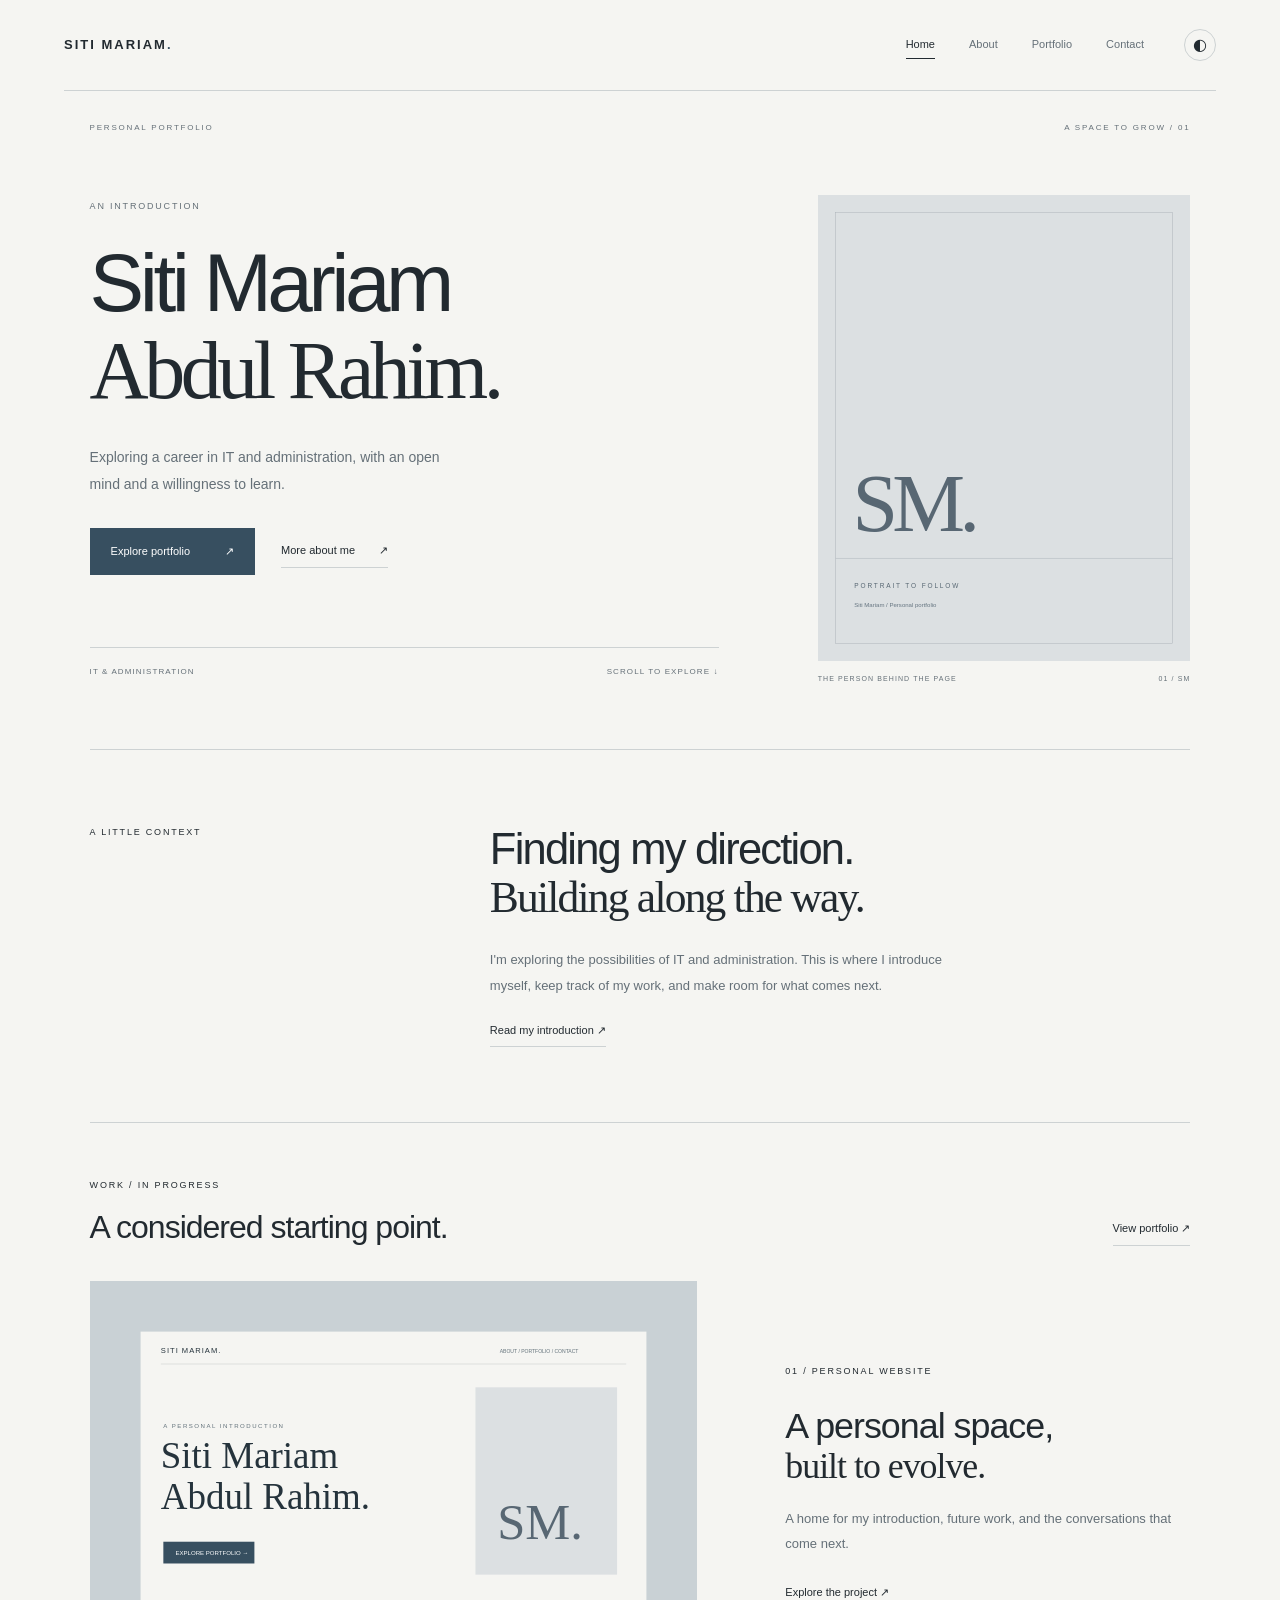
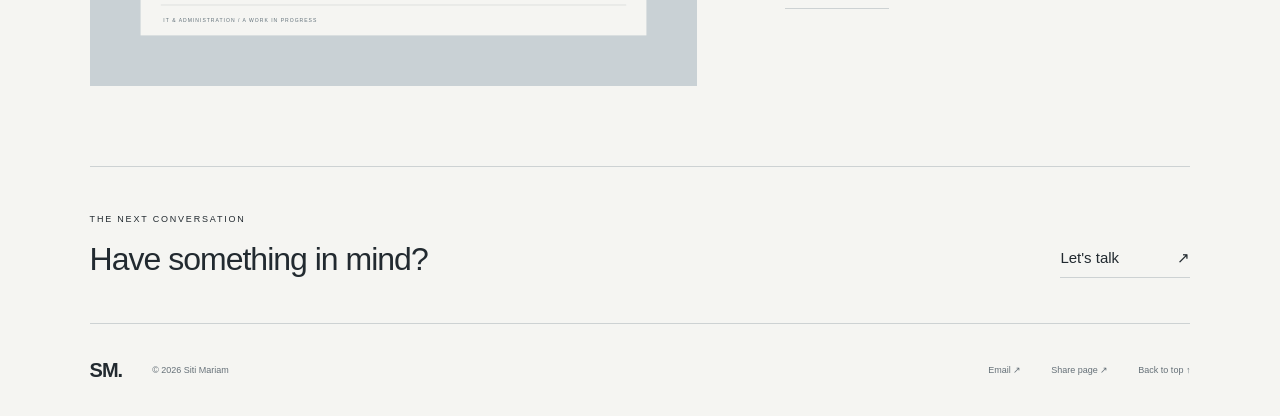
<file: mariam-website/index.html>
<!doctype html>
<html lang="en">
<head>
  <meta charset="utf-8">
  <meta name="viewport" content="width=device-width, initial-scale=1">
  <meta name="description" content="Siti Mariam Abdul Rahim. A personal introduction, portfolio, and a place to connect.">
  <meta name="theme-color" content="#f5f5f2">
  <title>Personal portfolio — Siti Mariam</title>
  <link rel="icon" type="image/svg+xml" href="assets/favicon.svg">
  <link rel="stylesheet" href="style.css">
  <script src="content.js" defer></script>
  <script src="app.js" defer></script>
</head>
<body>
  <a class="skip-link" href="#main">Skip to content</a>
  <div class="reading-progress" aria-hidden="true"></div>
  <header class="site-header">
    <a class="wordmark" href="index.html">SITI MARIAM<span>.</span></a>
    <nav id="navigation" aria-label="Main navigation">
          <a href="index.html" aria-current="page">Home</a>
          <a href="about.html">About</a>
          <a href="portfolio.html">Portfolio</a>
          <a href="contact.html">Contact</a>
    </nav>
    <div class="header-tools">
      <button class="icon-button" id="theme" aria-label="Switch colour theme" title="Switch colour theme">◐</button>
      <button class="icon-button menu-button" id="menu" aria-expanded="false" aria-controls="navigation" aria-label="Open navigation">☰</button>
    </div>
  </header>
  <main id="main">
    <!-- HOME: edit headings here; personal details are in content.js. -->
    <section class="home-hero wrap">
      <div class="hero-topline"><p class="eyebrow">PERSONAL PORTFOLIO</p><p class="eyebrow">A SPACE TO GROW / 01</p></div>
      <div class="hero-layout">
        <div class="hero-copy">
          <p class="eyebrow muted">AN INTRODUCTION</p>
          <h1>Siti Mariam<br><span class="serif">Abdul Rahim.</span></h1>
          <p class="hero-description" data-introduction></p>
          <div class="actions">
            <a class="button" href="portfolio.html">Explore portfolio <span>↗</span></a>
            <a class="text-link" href="about.html">More about me <span>↗</span></a>
          </div>
          <div class="hero-index"><span data-direction></span><span>SCROLL TO EXPLORE ↓</span></div>
        </div>
        <figure class="portrait-figure">
          <img data-portrait src="assets/portrait-placeholder.svg" alt="Portrait space for Siti Mariam" width="800" height="1000">
          <figcaption><span>THE PERSON BEHIND THE PAGE</span><span>01 / SM</span></figcaption>
        </figure>
      </div>
    </section>
    <section class="statement wrap reveal">
      <p class="eyebrow">A LITTLE CONTEXT</p>
      <div><h2>Finding my direction.<br><span class="serif">Building along the way.</span></h2><p class="body-copy">I'm exploring the possibilities of IT and administration. This is where I introduce myself, keep track of my work, and make room for what comes next.</p><a class="text-link" href="about.html">Read my introduction ↗</a></div>
    </section>
    <section class="selected-work wrap reveal">
      <div class="section-heading"><div><p class="eyebrow">WORK / IN PROGRESS</p><h2>A considered starting point.</h2></div><a class="text-link" href="portfolio.html">View portfolio ↗</a></div>
      <a class="featured-project" href="portfolio.html">
        <div class="project-image"><img src="assets/project-website.svg" alt="Preview of Mariam's personal website" width="1200" height="800" loading="lazy"></div>
        <div class="featured-copy"><span class="eyebrow">01 / PERSONAL WEBSITE</span><h3>A personal space,<br><span class="serif">built to evolve.</span></h3><p class="body-copy">A home for my introduction, future work, and the conversations that come next.</p><span class="text-link">Explore the project ↗</span></div>
      </a>
    </section>
  </main>
  <section class="contact-strip wrap">
    <div><p class="eyebrow">THE NEXT CONVERSATION</p><h2>Have something in mind?</h2></div>
    <a class="text-link" href="contact.html">Let's talk <span>↗</span></a>
  </section>
  <footer class="site-footer wrap">
    <a class="wordmark" href="index.html">SM.</a>
    <p>© <span id="year">2026</span> <span data-short-name>Siti Mariam</span></p>
    <a data-email href="mailto:mariamrhim4@gmail.com">Email ↗</a>
    <button id="share" class="plain-button">Share page ↗</button>
    <a href="#main">Back to top ↑</a>
  </footer>
  <div id="toast" class="toast" role="status"></div>
</body>
</html>
</file>
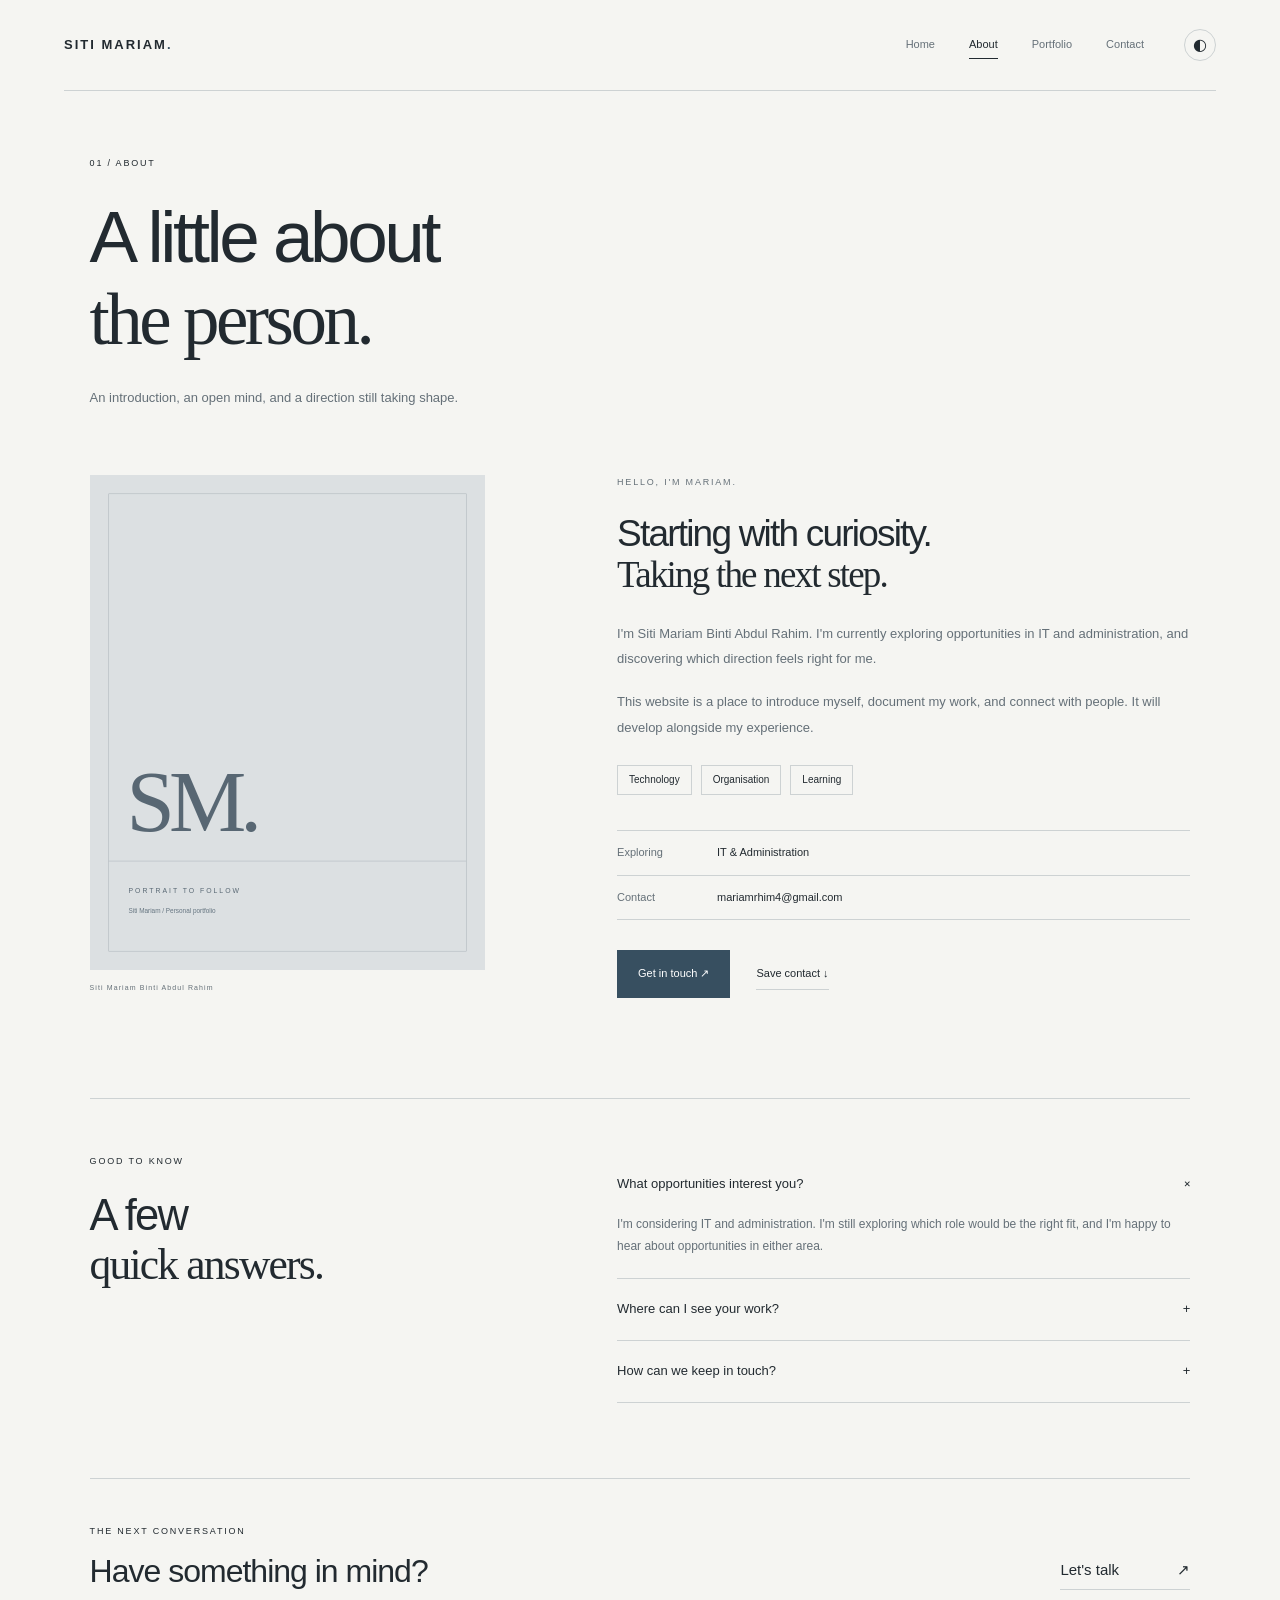
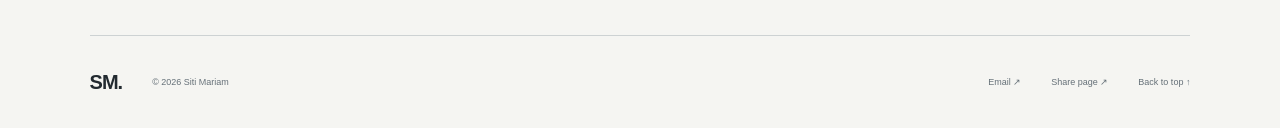
<file: mariam-website/about.html>
<!doctype html>
<html lang="en">
<head>
  <meta charset="utf-8">
  <meta name="viewport" content="width=device-width, initial-scale=1">
  <meta name="description" content="Siti Mariam Abdul Rahim. A personal introduction, portfolio, and a place to connect.">
  <meta name="theme-color" content="#f5f5f2">
  <title>About — Siti Mariam</title>
  <link rel="icon" type="image/svg+xml" href="assets/favicon.svg">
  <link rel="stylesheet" href="style.css">
  <script src="content.js" defer></script>
  <script src="app.js" defer></script>
</head>
<body>
  <a class="skip-link" href="#main">Skip to content</a>
  <div class="reading-progress" aria-hidden="true"></div>
  <header class="site-header">
    <a class="wordmark" href="index.html">SITI MARIAM<span>.</span></a>
    <nav id="navigation" aria-label="Main navigation">
          <a href="index.html">Home</a>
          <a href="about.html" aria-current="page">About</a>
          <a href="portfolio.html">Portfolio</a>
          <a href="contact.html">Contact</a>
    </nav>
    <div class="header-tools">
      <button class="icon-button" id="theme" aria-label="Switch colour theme" title="Switch colour theme">◐</button>
      <button class="icon-button menu-button" id="menu" aria-expanded="false" aria-controls="navigation" aria-label="Open navigation">☰</button>
    </div>
  </header>
  <main id="main">
    <section class="page-intro wrap">
      <p class="eyebrow">01 / ABOUT</p>
      <h1>A little about<br><span class="serif">the person.</span></h1>
      <p class="page-deck">An introduction, an open mind, and a direction still taking shape.</p>
    </section>
    <section class="about-layout wrap">
      <figure class="about-photo"><img data-portrait src="assets/portrait-placeholder.svg" alt="Portrait space for Siti Mariam" width="800" height="1000"><figcaption data-full-name></figcaption></figure>
      <div class="about-text">
        <p class="eyebrow muted">HELLO, I'M MARIAM.</p>
        <h2>Starting with curiosity.<br><span class="serif">Taking the next step.</span></h2>
        <div id="about-copy"></div>
        <div class="interest-list" id="interests" aria-label="Areas of interest"></div>
        <dl class="profile-facts"><div><dt>Exploring</dt><dd data-direction></dd></div><div><dt>Contact</dt><dd><a data-email></a></dd></div></dl>
        <div class="actions"><a href="contact.html" class="button">Get in touch ↗</a><button class="text-link" data-save-contact>Save contact ↓</button></div>
        <div id="resume-link"></div>
      </div>
    </section>
    <!-- Education and experience appear only after you add entries in content.js. -->
    <section class="profile-section wrap reveal" id="education-section" hidden><p class="eyebrow">EDUCATION</p><div id="education-list"></div></section>
    <section class="profile-section wrap reveal" id="experience-section" hidden><p class="eyebrow">EXPERIENCE</p><div id="experience-list"></div></section>
    <section class="faq-section wrap reveal"><div><p class="eyebrow">GOOD TO KNOW</p><h2>A few<br><span class="serif">quick answers.</span></h2></div><div>
      <details open><summary>What opportunities interest you?<span>+</span></summary><p>I'm considering IT and administration. I'm still exploring which role would be the right fit, and I'm happy to hear about opportunities in either area.</p></details>
      <details><summary>Where can I see your work?<span>+</span></summary><p>The Portfolio page contains this personal website. I'll add more projects as I have work to share.</p><a class="text-link" href="portfolio.html">Visit portfolio ↗</a></details>
      <details><summary>How can we keep in touch?<span>+</span></summary><p>Email is the best place to start. You can also save my contact details directly to your device.</p><button class="text-link" data-save-contact>Download contact card ↓</button></details>
    </div></section>
  </main>
  <section class="contact-strip wrap">
    <div><p class="eyebrow">THE NEXT CONVERSATION</p><h2>Have something in mind?</h2></div>
    <a class="text-link" href="contact.html">Let's talk <span>↗</span></a>
  </section>
  <footer class="site-footer wrap">
    <a class="wordmark" href="index.html">SM.</a>
    <p>© <span id="year">2026</span> <span data-short-name>Siti Mariam</span></p>
    <a data-email href="mailto:mariamrhim4@gmail.com">Email ↗</a>
    <button id="share" class="plain-button">Share page ↗</button>
    <a href="#main">Back to top ↑</a>
  </footer>
  <div id="toast" class="toast" role="status"></div>
</body>
</html>
</file>
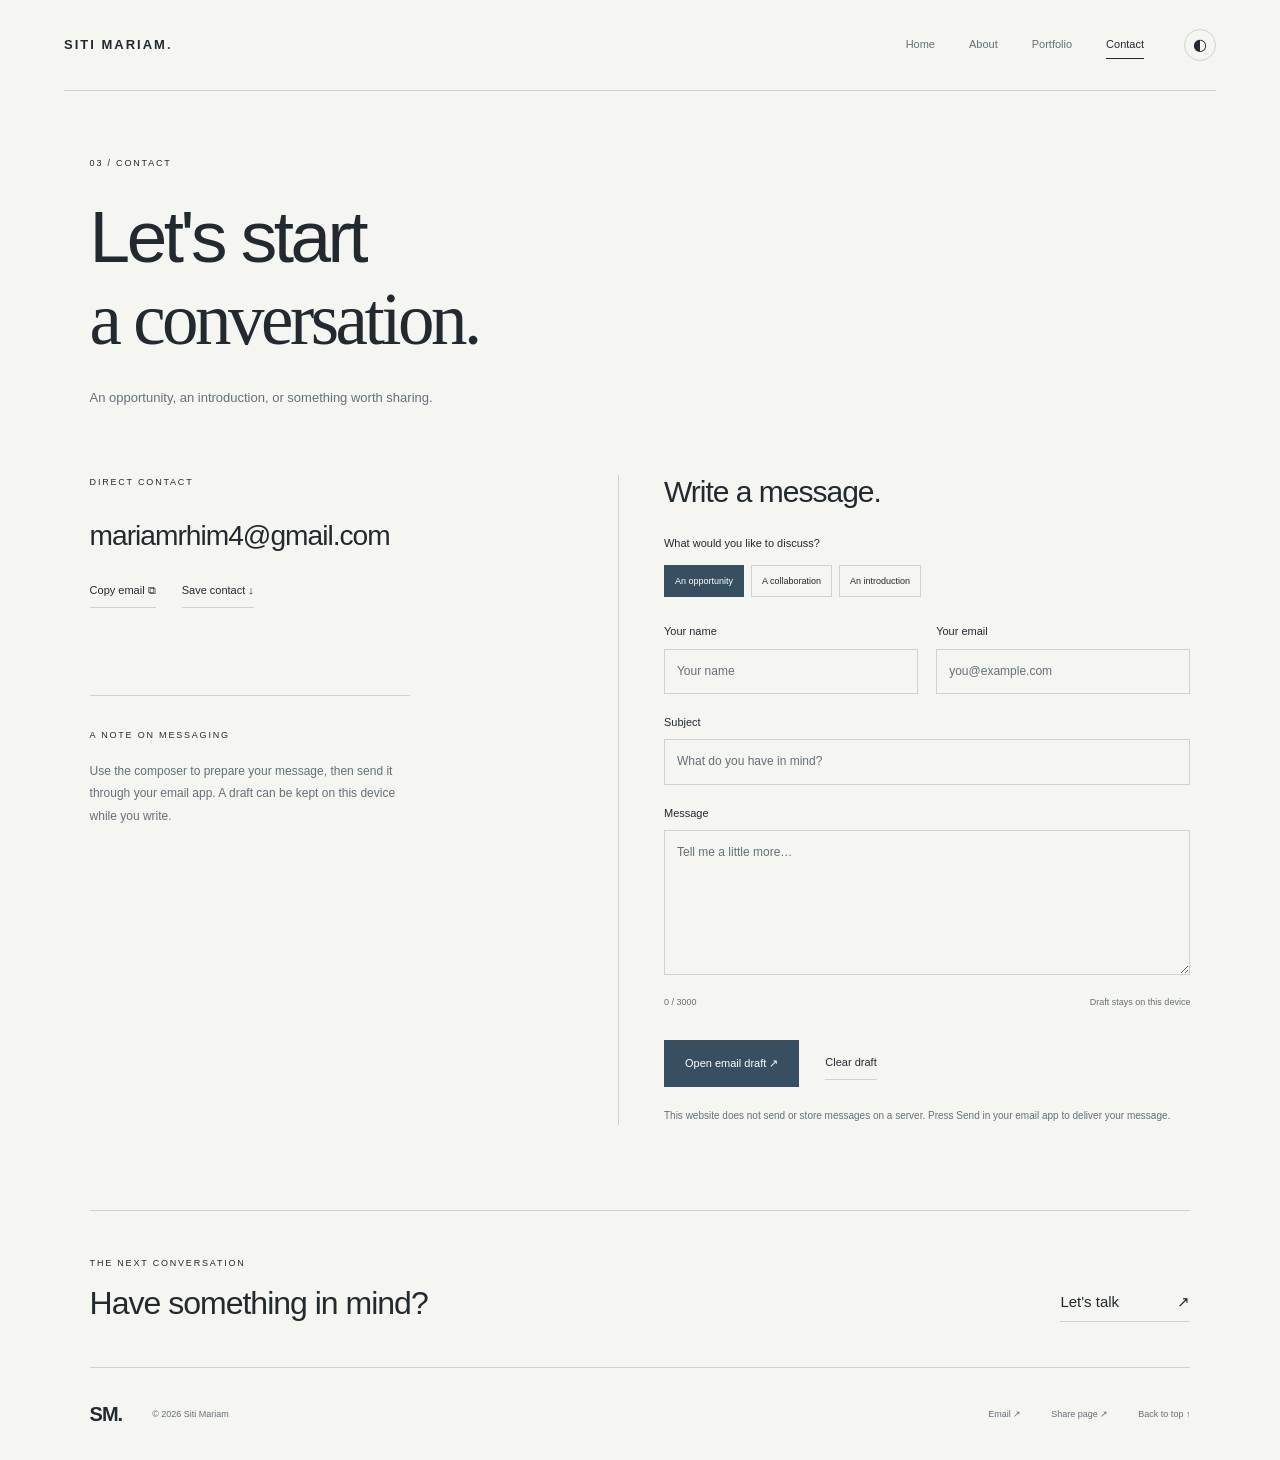
<file: mariam-website/contact.html>
<!doctype html>
<html lang="en">
<head>
  <meta charset="utf-8">
  <meta name="viewport" content="width=device-width, initial-scale=1">
  <meta name="description" content="Siti Mariam Abdul Rahim. A personal introduction, portfolio, and a place to connect.">
  <meta name="theme-color" content="#f5f5f2">
  <title>Contact — Siti Mariam</title>
  <link rel="icon" type="image/svg+xml" href="assets/favicon.svg">
  <link rel="stylesheet" href="style.css">
  <script src="content.js" defer></script>
  <script src="app.js" defer></script>
</head>
<body>
  <a class="skip-link" href="#main">Skip to content</a>
  <div class="reading-progress" aria-hidden="true"></div>
  <header class="site-header">
    <a class="wordmark" href="index.html">SITI MARIAM<span>.</span></a>
    <nav id="navigation" aria-label="Main navigation">
          <a href="index.html">Home</a>
          <a href="about.html">About</a>
          <a href="portfolio.html">Portfolio</a>
          <a href="contact.html" aria-current="page">Contact</a>
    </nav>
    <div class="header-tools">
      <button class="icon-button" id="theme" aria-label="Switch colour theme" title="Switch colour theme">◐</button>
      <button class="icon-button menu-button" id="menu" aria-expanded="false" aria-controls="navigation" aria-label="Open navigation">☰</button>
    </div>
  </header>
  <main id="main">
    <section class="page-intro wrap"><p class="eyebrow">03 / CONTACT</p><h1>Let's start<br><span class="serif">a conversation.</span></h1><p class="page-deck">An opportunity, an introduction, or something worth sharing.</p></section>
    <section class="contact-layout wrap">
      <aside class="contact-info"><p class="eyebrow">DIRECT CONTACT</p><a class="email-display" data-email></a><div class="actions"><button class="text-link" id="copy-email">Copy email ⧉</button><button class="text-link" data-save-contact>Save contact ↓</button></div><div id="social-links"></div><div class="contact-note"><span class="eyebrow">A NOTE ON MESSAGING</span><p>Use the composer to prepare your message, then send it through your email app. A draft can be kept on this device while you write.</p></div></aside>
      <div class="message-composer"><h2>Write a message.</h2><form id="contact-form">
        <fieldset><legend>What would you like to discuss?</legend><div class="topics"><button type="button" class="active" data-topic="An opportunity" aria-pressed="true">An opportunity</button><button type="button" data-topic="A collaboration" aria-pressed="false">A collaboration</button><button type="button" data-topic="An introduction" aria-pressed="false">An introduction</button></div></fieldset>
        <div class="form-row"><label>Your name<input name="name" required maxlength="100" autocomplete="name" placeholder="Your name"></label><label>Your email<input name="email" type="email" required maxlength="200" autocomplete="email" placeholder="you@example.com"></label></div>
        <label>Subject<input name="subject" required maxlength="150" placeholder="What do you have in mind?"></label>
        <label>Message<textarea name="message" required maxlength="3000" rows="6" placeholder="Tell me a little more…"></textarea></label>
        <div class="message-meta"><span id="char-count">0 / 3000</span><span id="draft-status" role="status">Draft stays on this device</span></div>
        <div class="actions"><button type="submit" class="button">Open email draft ↗</button><button type="button" class="text-link" id="clear-draft">Clear draft</button></div>
        <p class="form-note">This website does not send or store messages on a server. Press Send in your email app to deliver your message.</p>
      </form></div>
    </section>
  </main>
  <section class="contact-strip wrap">
    <div><p class="eyebrow">THE NEXT CONVERSATION</p><h2>Have something in mind?</h2></div>
    <a class="text-link" href="contact.html">Let's talk <span>↗</span></a>
  </section>
  <footer class="site-footer wrap">
    <a class="wordmark" href="index.html">SM.</a>
    <p>© <span id="year">2026</span> <span data-short-name>Siti Mariam</span></p>
    <a data-email href="mailto:mariamrhim4@gmail.com">Email ↗</a>
    <button id="share" class="plain-button">Share page ↗</button>
    <a href="#main">Back to top ↑</a>
  </footer>
  <div id="toast" class="toast" role="status"></div>
</body>
</html>
</file>
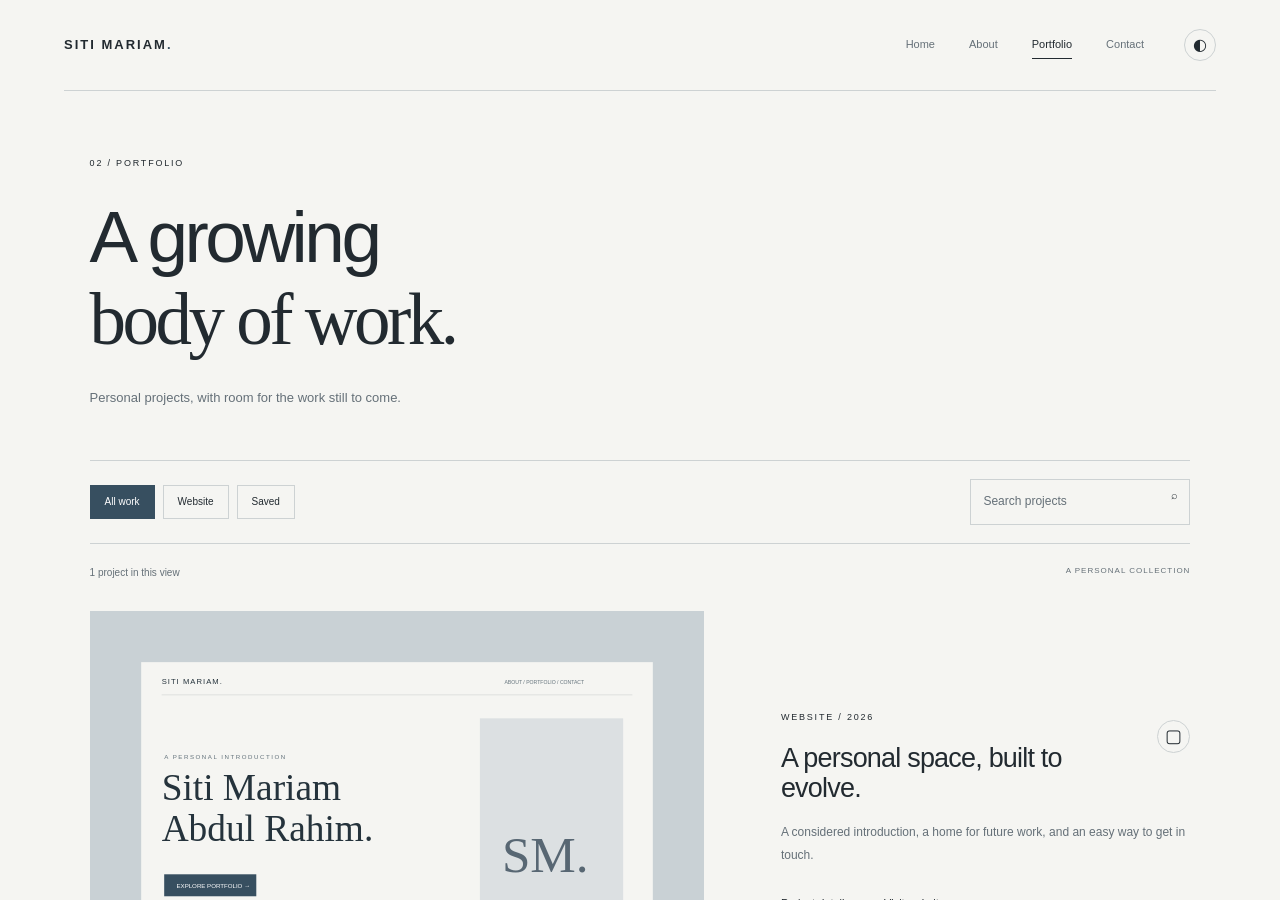
<file: mariam-website/playground.html>
<!doctype html><html lang="en"><head><meta charset="utf-8"><meta name="viewport" content="width=device-width, initial-scale=1"><meta http-equiv="refresh" content="0;url=portfolio.html"><title>Portfolio — Siti Mariam</title></head><body><p>This page has moved. <a href="portfolio.html">Continue to the portfolio.</a></p></body></html>
</file>
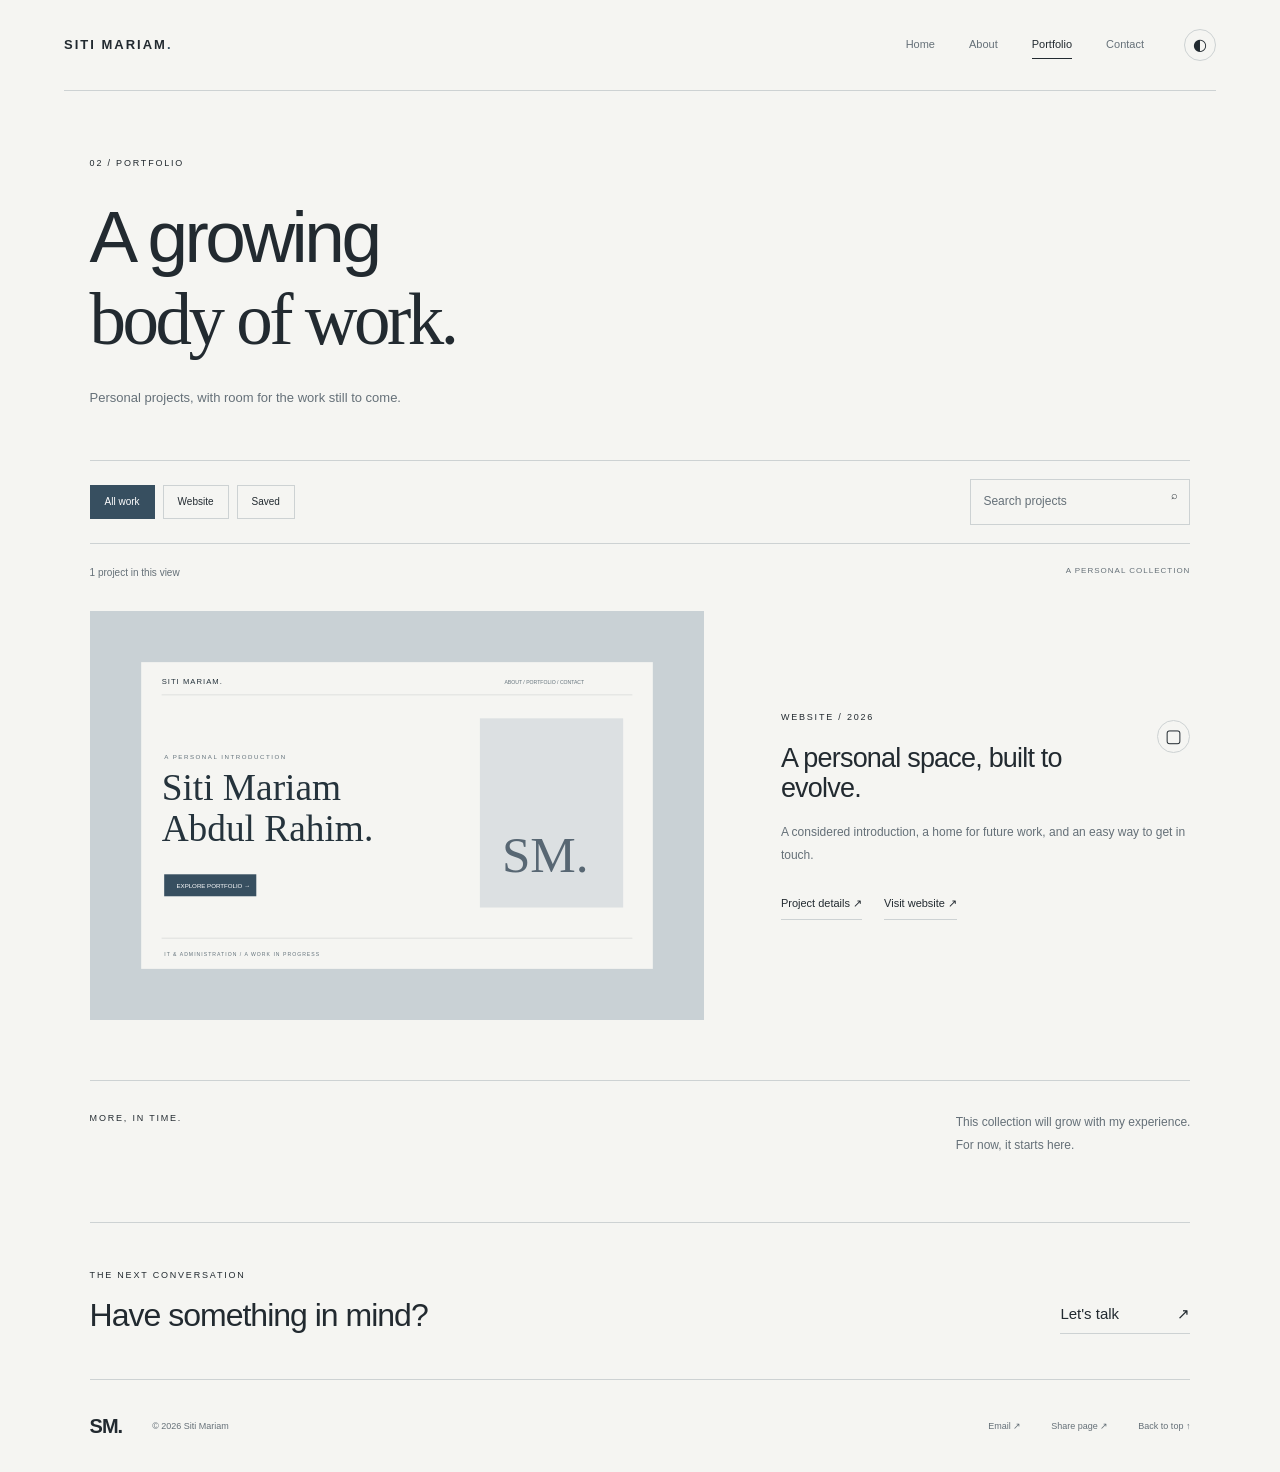
<file: mariam-website/portfolio.html>
<!doctype html>
<html lang="en">
<head>
  <meta charset="utf-8">
  <meta name="viewport" content="width=device-width, initial-scale=1">
  <meta name="description" content="Siti Mariam Abdul Rahim. A personal introduction, portfolio, and a place to connect.">
  <meta name="theme-color" content="#f5f5f2">
  <title>Portfolio — Siti Mariam</title>
  <link rel="icon" type="image/svg+xml" href="assets/favicon.svg">
  <link rel="stylesheet" href="style.css">
  <script src="content.js" defer></script>
  <script src="app.js" defer></script>
</head>
<body>
  <a class="skip-link" href="#main">Skip to content</a>
  <div class="reading-progress" aria-hidden="true"></div>
  <header class="site-header">
    <a class="wordmark" href="index.html">SITI MARIAM<span>.</span></a>
    <nav id="navigation" aria-label="Main navigation">
          <a href="index.html">Home</a>
          <a href="about.html">About</a>
          <a href="portfolio.html" aria-current="page">Portfolio</a>
          <a href="contact.html">Contact</a>
    </nav>
    <div class="header-tools">
      <button class="icon-button" id="theme" aria-label="Switch colour theme" title="Switch colour theme">◐</button>
      <button class="icon-button menu-button" id="menu" aria-expanded="false" aria-controls="navigation" aria-label="Open navigation">☰</button>
    </div>
  </header>
  <main id="main">
    <section class="page-intro wrap">
      <p class="eyebrow">02 / PORTFOLIO</p><h1>A growing<br><span class="serif">body of work.</span></h1>
      <p class="page-deck">Personal projects, with room for the work still to come.</p>
    </section>
    <section class="portfolio-section wrap">
      <div class="portfolio-toolbar"><div id="filters" class="filters" role="group" aria-label="Filter projects"></div><label class="search-field"><span class="sr-only">Search projects</span><input type="search" id="project-search" placeholder="Search projects" autocomplete="off"><span aria-hidden="true">⌕</span></label></div>
      <div class="collection-note"><p id="project-count" class="micro" aria-live="polite"></p><span class="micro">A PERSONAL COLLECTION</span></div>
      <div id="project-grid" class="project-grid"></div>
      <div class="portfolio-end"><span class="eyebrow">MORE, IN TIME.</span><p>This collection will grow with my experience.<br>For now, it starts here.</p></div>
    </section>
    <dialog id="project-dialog" aria-labelledby="project-dialog-title"><div class="dialog-toolbar"><span class="eyebrow">PROJECT NOTES</span><button class="icon-button" data-close aria-label="Close project details">✕</button></div><div id="project-detail"></div></dialog>
  </main>
  <section class="contact-strip wrap">
    <div><p class="eyebrow">THE NEXT CONVERSATION</p><h2>Have something in mind?</h2></div>
    <a class="text-link" href="contact.html">Let's talk <span>↗</span></a>
  </section>
  <footer class="site-footer wrap">
    <a class="wordmark" href="index.html">SM.</a>
    <p>© <span id="year">2026</span> <span data-short-name>Siti Mariam</span></p>
    <a data-email href="mailto:mariamrhim4@gmail.com">Email ↗</a>
    <button id="share" class="plain-button">Share page ↗</button>
    <a href="#main">Back to top ↑</a>
  </footer>
  <div id="toast" class="toast" role="status"></div>
</body>
</html>
</file>
<file: mariam-website/style.css>
/* MARIAM / PERSONAL PORTFOLIO
   Edit colours below. No framework, build step, or external font required. */
:root {
  --background: #f5f5f2;
  --surface: #eaece9;
  --text: #222a30;
  --muted: #657078;
  --line: #cdd2d3;
  --accent: #374f60;
  --button-text: #ffffff;
  --max-width: 1320px;
}
body.dark {
  --background: #171c20;
  --surface: #21292f;
  --text: #e7ebed;
  --muted: #a1afb8;
  --line: #3c4850;
  --accent: #b2c5d1;
  --button-text: #18242c;
}
* { box-sizing: border-box; }
html { scroll-behavior: smooth; scroll-padding-top: 30px; }
body { margin: 0; background: var(--background); color: var(--text); font: 15px/1.6 Arial, Helvetica, sans-serif; transition: background-color .25s, color .25s; }
a { color: inherit; text-decoration: none; }
button, input, textarea { font: inherit; }
button { color: inherit; cursor: pointer; }
button, a { touch-action: manipulation; }
button:disabled { opacity: .5; cursor: wait; }
button:focus-visible, a:focus-visible, summary:focus-visible { outline: 2px solid var(--accent); outline-offset: 5px; }
input:focus, textarea:focus { outline: 2px solid var(--accent); outline-offset: 3px; }
[hidden] { display: none !important; }
img { display: block; width: 100%; height: auto; }
figure, p { margin: 0; }
h1, h2, h3 { font-weight: 400; line-height: 1.12; margin: 0; }
.serif { font-family: Georgia, 'Times New Roman', serif; font-weight: 400; }
.wrap { width: min(86%, var(--max-width)); margin-inline: auto; }
.sr-only { position: absolute; width: 1px; height: 1px; margin: -1px; overflow: hidden; clip: rect(0,0,0,0); }
.skip-link { position: absolute; left: 20px; top: -70px; z-index: 50; padding: 12px; background: var(--background); }
.skip-link:focus { top: 10px; }
.reading-progress { height: 2px; width: 0; position: fixed; left: 0; top: 0; z-index: 60; background: var(--accent); }
.eyebrow { font-size: 9px; font-weight: 500; letter-spacing: 1.8px; line-height: 1.7; }
.micro { font-size: 10px; color: var(--muted); line-height: 1.7; }
.muted { color: var(--muted); }
.site-header { width: min(90%, 1420px); margin: auto; display: flex; gap: 40px; align-items: center; padding: 29px 0; border-bottom: 1px solid var(--line); }
.wordmark { font-size: 13px; font-weight: 700; letter-spacing: 2px; white-space: nowrap; }
.wordmark span { color: var(--accent); }
.site-header nav { display: flex; gap: 34px; margin-left: auto; font-size: 11px; }
.site-header nav a { position: relative; padding: 5px 0; color: var(--muted); }
.site-header nav a:hover, .site-header nav a[aria-current] { color: var(--text); }
.site-header nav a[aria-current]::after { content: ''; height: 1px; width: 100%; background: var(--text); position: absolute; bottom: 0; left: 0; }
.header-tools { display: flex; gap: 12px; }
.icon-button { background: none; border: 1px solid var(--line); width: 32px; height: 32px; border-radius: 50%; display: grid; place-items: center; font-size: 16px; }
.menu-button { display: none; }
.home-hero { padding: 30px 0 65px; }
.hero-topline { display: flex; justify-content: space-between; color: var(--muted); gap: 20px; }
.hero-topline .eyebrow { font-size: 8px; }
.hero-layout { display: grid; grid-template-columns: 1.35fr .8fr; gap: 9%; padding-top: 60px; align-items: center; }
.hero-copy h1 { font-size: clamp(52px, 6.4vw, 94px); letter-spacing: -4.5px; line-height: 1.06; margin-top: 25px; }
.hero-description { margin-top: 30px; max-width: 360px; font-size: 14px; color: var(--muted); line-height: 1.9; }
.actions { display: flex; gap: 26px; align-items: center; flex-wrap: wrap; margin-top: 30px; }
.button { display: inline-flex; gap: 35px; justify-content: space-between; align-items: center; padding: 14px 20px; background: var(--accent); color: var(--button-text); border: 1px solid var(--accent); font-size: 11px; transition: background .2s, transform .2s; }
.button:hover { transform: translateY(-3px); }
.text-link { background: none; border: 0; border-bottom: 1px solid var(--line); padding: 7px 0; display: inline-flex; align-items: center; gap: 24px; font-size: 11px; line-height: 1.6; }
.text-link:hover { border-color: var(--text); }
.hero-index { border-top: 1px solid var(--line); margin-top: 72px; padding-top: 18px; display: flex; justify-content: space-between; gap: 18px; color: var(--muted); font-size: 8px; letter-spacing: 1.1px; text-transform: uppercase; }
.portrait-figure img { aspect-ratio: 4 / 5; object-fit: cover; }
.portrait-figure figcaption, .about-photo figcaption { display: flex; justify-content: space-between; gap: 15px; padding-top: 12px; color: var(--muted); font-size: 7px; letter-spacing: 1.1px; }
.statement { border-top: 1px solid var(--line); display: grid; grid-template-columns: 1fr 2fr; gap: 50px; padding-top: 75px; padding-bottom: 75px; }
h2 { font-size: clamp(30px, 3.4vw, 48px); letter-spacing: -1.8px; }
.body-copy { font-size: 13px; color: var(--muted); line-height: 1.95; }
.statement .body-copy { margin: 25px 0 17px; max-width: 475px; }
.selected-work { border-top: 1px solid var(--line); padding-top: 55px; padding-bottom: 80px; }
.section-heading { display: flex; align-items: end; justify-content: space-between; gap: 30px; margin-bottom: 35px; }
.section-heading h2 { margin-top: 16px; font-size: 32px; letter-spacing: -1px; }
.featured-project { display: grid; grid-template-columns: 1.5fr 1fr; gap: 8%; align-items: center; }
.project-image { overflow: hidden; background: var(--surface); }
.project-image img { transition: transform .65s cubic-bezier(.2,.6,.3,1); }
.featured-project:hover .project-image img, .project-card:hover .project-image img { transform: scale(1.025); }
.featured-copy h3 { font-size: clamp(27px, 2.8vw, 39px); letter-spacing: -1px; margin: 25px 0 20px; }
.featured-copy .text-link { margin-top: 20px; }
.contact-strip { border-top: 1px solid var(--line); border-bottom: 1px solid var(--line); padding-block: 45px; display: flex; justify-content: space-between; align-items: end; gap: 30px; }
.contact-strip h2 { margin-top: 15px; font-size: 32px; letter-spacing: -1px; }
.contact-strip>.text-link { font-size: 15px; min-width: 130px; justify-content: space-between; }
.site-footer { display: flex; gap: 30px; align-items: center; padding-block: 30px; color: var(--muted); font-size: 9px; }
.site-footer .wordmark { font-size: 20px; letter-spacing: -1px; color: var(--text); }
.site-footer p { margin-right: auto; }
.plain-button { border: 0; background: none; font-size: inherit; padding: 0; }
.page-intro { padding-top: 65px; padding-bottom: 50px; }
.page-intro h1 { font-size: clamp(48px, 5.7vw, 80px); letter-spacing: -3.5px; margin-top: 25px; }
.page-deck { margin-top: 25px; font-size: 13px; color: var(--muted); max-width: 440px; line-height: 1.9; }
.about-layout { display: grid; grid-template-columns: 1fr 1.45fr; gap: 12%; padding-top: 15px; padding-bottom: 80px; align-items: start; }
.about-photo img { aspect-ratio: 4/5; object-fit: cover; }
.about-text h2 { margin: 22px 0 25px; font-size: 37px; }
.about-text .body-copy + .body-copy { margin-top: 18px; }
.interest-list { display: flex; flex-wrap: wrap; gap: 9px; margin-top: 25px; }
.interest-list span { border: 1px solid var(--line); padding: 6px 11px; font-size: 10px; }
.profile-facts { margin: 35px 0 0; border-top: 1px solid var(--line); }
.profile-facts>div { padding: 13px 0; border-bottom: 1px solid var(--line); display: grid; grid-template-columns: 80px 1fr; font-size: 11px; gap: 20px; }
dt { color: var(--muted); } dd { margin: 0; overflow-wrap: anywhere; }
#resume-link { margin-top: 20px; }
.profile-section { display: grid; grid-template-columns: 1fr 1.45fr; gap: 12%; padding-block: 40px; border-top: 1px solid var(--line); }
.profile-entry { padding-bottom: 25px; }
.profile-entry h3 { font-size: 20px; margin-bottom: 10px; }
.profile-entry p { font-size: 12px; color: var(--muted); line-height: 1.9; }
.faq-section { border-top: 1px solid var(--line); display: grid; grid-template-columns: 1fr 1.45fr; gap: 12%; padding-block: 55px 75px; }
.faq-section h2 { margin-top: 22px; }
details { border-bottom: 1px solid var(--line); padding: 20px 0; }
summary { font-size: 13px; cursor: pointer; display: flex; justify-content: space-between; gap: 20px; list-style: none; }
summary::-webkit-details-marker { display: none; }
summary span { transition: transform .2s; }
details[open] summary span { transform: rotate(45deg); }
details p { font-size: 12px; color: var(--muted); margin-top: 18px; line-height: 1.9; }
details .text-link { margin-top: 13px; }
.portfolio-section { padding-bottom: 65px; }
.portfolio-toolbar { border-block: 1px solid var(--line); padding: 18px 0; display: flex; align-items: center; justify-content: space-between; gap: 25px; }
.filters { display: flex; flex-wrap: wrap; gap: 8px; }
.filters button, .topics button { border: 1px solid var(--line); padding: 8px 14px; font-size: 10px; background: none; }
.filters button.active, .topics button.active { color: var(--button-text); background: var(--accent); border-color: var(--accent); }
.search-field { position: relative; }
.search-field input { margin: 0; min-width: 220px; padding-right: 35px; }
.search-field>span:last-child { position: absolute; right: 12px; top: 8px; }
.collection-note { display: flex; justify-content: space-between; gap: 20px; margin: 20px 0 30px; }
.collection-note>.micro:last-child { letter-spacing: 1px; font-size: 8px; }
.project-grid { display: grid; grid-template-columns: 1fr 1fr; gap: 45px 30px; }
.project-grid.single-project { grid-template-columns: 1fr; }
.single-project .project-card { display: grid; grid-template-columns: 1.5fr 1fr; gap: 7%; align-items: center; }
.project-card .project-image img { aspect-ratio: 3/2; object-fit: cover; }
.project-info { padding-top: 22px; }
.single-project .project-info { padding: 0; }
.project-title-row { display: flex; justify-content: space-between; align-items: start; gap: 20px; }
.project-title-row h3 { font-size: 27px; letter-spacing: -.8px; margin-top: 17px; }
.save-project { border: 1px solid var(--line); border-radius: 50%; min-width: 33px; height: 33px; background: none; font-size: 18px; margin-top: 10px; }
.save-project[aria-pressed=true] { background: var(--accent); color: var(--button-text); }
.project-info .body-copy { margin-top: 18px; font-size: 12px; }
.project-info .actions { gap: 22px; margin-top: 20px; }
.empty-state { grid-column: 1/-1; padding: 50px 20px; border: 1px solid var(--line); color: var(--muted); font-size: 13px; }
.portfolio-end { margin-top: 60px; border-top: 1px solid var(--line); padding-top: 30px; display: flex; gap: 30px; justify-content: space-between; }
.portfolio-end p { font-size: 12px; color: var(--muted); line-height: 1.9; }
.contact-layout { display: grid; grid-template-columns: .9fr 1.3fr; gap: 12%; padding: 15px 0 85px; }
.email-display { display: block; font-size: clamp(18px, 2.2vw, 29px); letter-spacing: -1px; margin-top: 25px; overflow-wrap: anywhere; line-height: 1.4; }
.contact-info .actions { margin-top: 20px; }
.contact-note { margin-top: 65px; padding-top: 25px; border-top: 1px solid var(--line); max-width: 320px; }
.contact-note p { font-size: 12px; color: var(--muted); line-height: 1.9; margin-top: 15px; }
#social-links { display: flex; gap: 20px; flex-wrap: wrap; margin-top: 22px; }
.message-composer { border-left: 1px solid var(--line); padding-left: 45px; }
.message-composer h2 { font-size: 30px; letter-spacing: -1px; }
fieldset { border: 0; margin: 26px 0; padding: 0; }
legend { font-size: 11px; margin-bottom: 12px; padding: 0; }
.topics { display: flex; flex-wrap: wrap; gap: 7px; }
.topics button { padding: 8px 10px; font-size: 9px; }
label { display: block; font-size: 11px; }
input, textarea { background: transparent; color: var(--text); border: 1px solid var(--line); width: 100%; display: block; padding: 12px; margin-top: 8px; font-size: 12px; border-radius: 0; }
input::placeholder, textarea::placeholder { color: var(--muted); }
textarea { resize: vertical; min-height: 145px; }
.form-row { display: grid; grid-template-columns: 1fr 1fr; gap: 18px; }
#contact-form label { margin-bottom: 20px; }
.message-meta { display: flex; justify-content: space-between; gap: 15px; font-size: 9px; color: var(--muted); }
.form-note { font-size: 10px; line-height: 1.8; color: var(--muted); margin-top: 20px; }
dialog { width: min(650px, calc(100% - 32px)); border: 1px solid var(--line); background: var(--background); color: var(--text); padding: 28px; max-height: 88vh; }
dialog::backdrop { background: #101b24bb; backdrop-filter: blur(5px); }
.dialog-toolbar { display: flex; justify-content: space-between; align-items: center; margin-bottom: 25px; }
#project-detail img { aspect-ratio: 3/2; object-fit: cover; margin-bottom: 25px; }
#project-detail h2 { font-size: 32px; }
#project-detail p { color: var(--muted); font-size: 13px; line-height: 1.9; margin-top: 20px; }
#project-detail ul { font-size: 12px; padding-left: 18px; color: var(--muted); line-height: 2; margin-block: 20px; }
.toast { position: fixed; bottom: 25px; left: 50%; transform: translate(-50%, 15px); background: var(--text); color: var(--background); padding: 12px 22px; font-size: 12px; opacity: 0; pointer-events: none; z-index: 100; transition: opacity .2s, transform .2s; max-width: 90vw; width: max-content; }
.toast.visible { opacity: 1; transform: translate(-50%, 0); }
/* Motion stays subtle. Content is visible even if JavaScript is unavailable. */
.home-hero .hero-copy { animation: enter .8s both; }
.home-hero .portrait-figure { animation: enter 1s .12s both; }
.js-motion .reveal { opacity: 0; transform: translateY(18px); transition: opacity .7s, transform .7s; }
.js-motion .reveal.is-visible { opacity: 1; transform: none; }
@keyframes enter { from { opacity: 0; transform: translateY(15px); } to { opacity: 1; transform: translateY(0); } }
@media (min-width: 1600px) { .hero-copy h1 { font-size: 100px; } }
@media (max-width: 1000px) {
  .hero-layout { grid-template-columns: 1.2fr .85fr; gap: 7%; }
  .hero-copy h1 { letter-spacing: -3px; }
  .hero-index { margin-top: 45px; font-size: 7px; }
  .about-layout, .faq-section, .contact-layout { gap: 7%; }
  .message-composer { padding-left: 28px; }
  .topics button { font-size: 8px; }
}
@media (max-width: 700px) {
  .wrap { width: 87%; }
  .site-header { width: 90%; gap: 20px; padding: 21px 0; position: relative; z-index: 20; }
  .site-header nav { display: none; position: absolute; top: 100%; left: -5.55%; right: -5.55%; padding: 20px 6%; background: var(--background); border-bottom: 1px solid var(--line); box-shadow: 0 15px 25px #0001; }
  .site-header nav.open { display: flex; flex-direction: column; gap: 8px; }
  .site-header nav a { padding: 10px 0; }
  .site-header nav a[aria-current]::after { width: 20px; }
  .header-tools { margin-left: auto; }
  .menu-button { display: grid; }
  .hero-topline .eyebrow { font-size: 7px; letter-spacing: 1.1px; }
  .home-hero { padding-top: 25px; padding-bottom: 45px; }
  .hero-layout { grid-template-columns: 1fr; gap: 35px; padding-top: 35px; }
  .hero-copy h1 { font-size: clamp(48px, 10.8vw, 74px); letter-spacing: -2.7px; margin-top: 19px; }
  .hero-description { font-size: 13px; margin-top: 23px; }
  .actions { gap: 23px; margin-top: 25px; }
  .hero-index { margin-top: 35px; font-size: 7px; }
  .portrait-figure { max-width: 400px; width: 100%; margin: auto; }
  .portrait-figure img { aspect-ratio: 4/4.5; object-position: 50% 70%; }
  .portrait-figure figcaption { font-size: 6px; }
  .statement { grid-template-columns: 1fr; gap: 24px; padding-block: 40px; }
  h2 { font-size: 32px; letter-spacing: -1.1px; }
  .statement .body-copy { font-size: 12px; margin-top: 20px; }
  .selected-work { padding-top: 40px; padding-bottom: 45px; }
  .section-heading { align-items: start; gap: 20px; }
  .section-heading h2 { font-size: 25px; max-width: 220px; }
  .section-heading>.text-link { font-size: 9px; white-space: nowrap; margin-top: 28px; }
  .featured-project { grid-template-columns: 1fr; gap: 25px; }
  .featured-copy h3 { font-size: 31px; margin: 17px 0; }
  .featured-copy .text-link { margin-top: 15px; }
  .contact-strip { padding-block: 32px; display: block; }
  .contact-strip h2 { font-size: 27px; }
  .contact-strip>.text-link { font-size: 13px; margin-top: 20px; min-width: 100px; }
  .site-footer { flex-wrap: wrap; gap: 17px 25px; font-size: 8px; }
  .site-footer p { min-width: 65%; }
  .site-footer>a:last-child { margin-left: auto; }
  .page-intro { padding-top: 40px; padding-bottom: 35px; }
  .page-intro h1 { font-size: 50px; letter-spacing: -2.5px; margin-top: 22px; }
  .page-deck { font-size: 12px; margin-top: 20px; }
  .about-layout { grid-template-columns: 1fr; gap: 35px; padding-top: 0; padding-bottom: 45px; }
  .about-photo { max-width: 400px; width: 100%; margin: auto; }
  .about-photo img { aspect-ratio: 4/4.5; object-position: 50% 70%; }
  .about-text h2 { font-size: 32px; }
  .profile-section { grid-template-columns: 1fr; gap: 25px; padding-block: 30px; }
  .faq-section { grid-template-columns: 1fr; gap: 15px; padding-block: 35px 45px; }
  .faq-section h2 { font-size: 30px; }
  summary { font-size: 12px; }
  .portfolio-toolbar { display: block; }
  .search-field { display: block; margin-top: 18px; }
  .search-field input { min-width: 0; }
  .filters button { padding: 8px 12px; }
  .project-grid, .single-project .project-card { grid-template-columns: 1fr; gap: 22px; }
  .project-title-row h3 { font-size: 28px; }
  .project-info .body-copy { font-size: 12px; }
  .portfolio-end { margin-top: 40px; display: block; }
  .portfolio-end p { margin-top: 15px; }
  .portfolio-section { padding-bottom: 40px; }
  .contact-layout { grid-template-columns: 1fr; gap: 40px; padding-bottom: 45px; padding-top: 0; }
  .email-display { font-size: clamp(19px, 5.5vw, 29px); letter-spacing: -.7px; margin-top: 20px; }
  .contact-note { margin-top: 30px; max-width: 100%; }
  .message-composer { border-left: 0; border-top: 1px solid var(--line); padding: 30px 0 0; }
  .message-composer h2 { font-size: 30px; }
  .topics button { font-size: 9px; }
  .form-row { grid-template-columns: 1fr; gap: 0; }
  .message-meta { font-size: 8px; }
  dialog { padding: 22px; }
}
@media (prefers-reduced-motion: reduce) {
  html { scroll-behavior: auto; }
  *, *::before, *::after { animation: none !important; transition: none !important; }
  .js-motion .reveal { opacity: 1; transform: none; }
}
@media print {
  body { background: white !important; color: black !important; }
  .site-header, .contact-strip, .site-footer, .actions, .reading-progress, .toast, .faq-section { display: none !important; }
  .wrap { width: 100%; }
  .reveal { opacity: 1 !important; transform: none !important; }
  .page-intro { padding: 20px 0; }
  a { color: black; }
}
</file>
